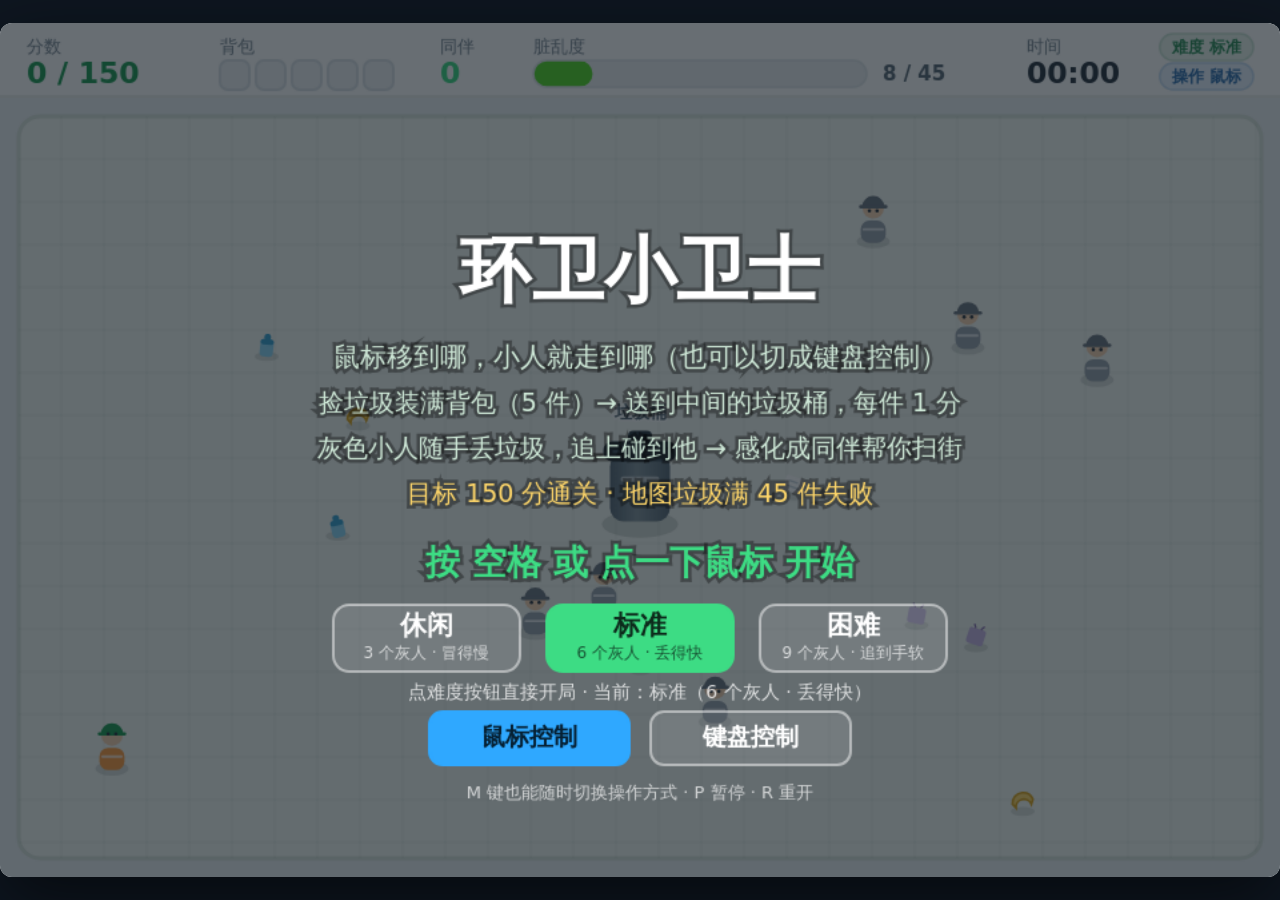
<file: index.html>
<!DOCTYPE html>
<html lang="zh-CN">
<head>
  <meta charset="utf-8" />
  <meta name="viewport" content="width=device-width, initial-scale=1" />
  <title>环卫小卫士 · Candy_Game</title>
  <link rel="stylesheet" href="style.css" />
</head>
<body>
  <canvas id="cv" width="960" height="640"></canvas>
  <script src="js/game.js"></script>
</body>
</html>
</file>
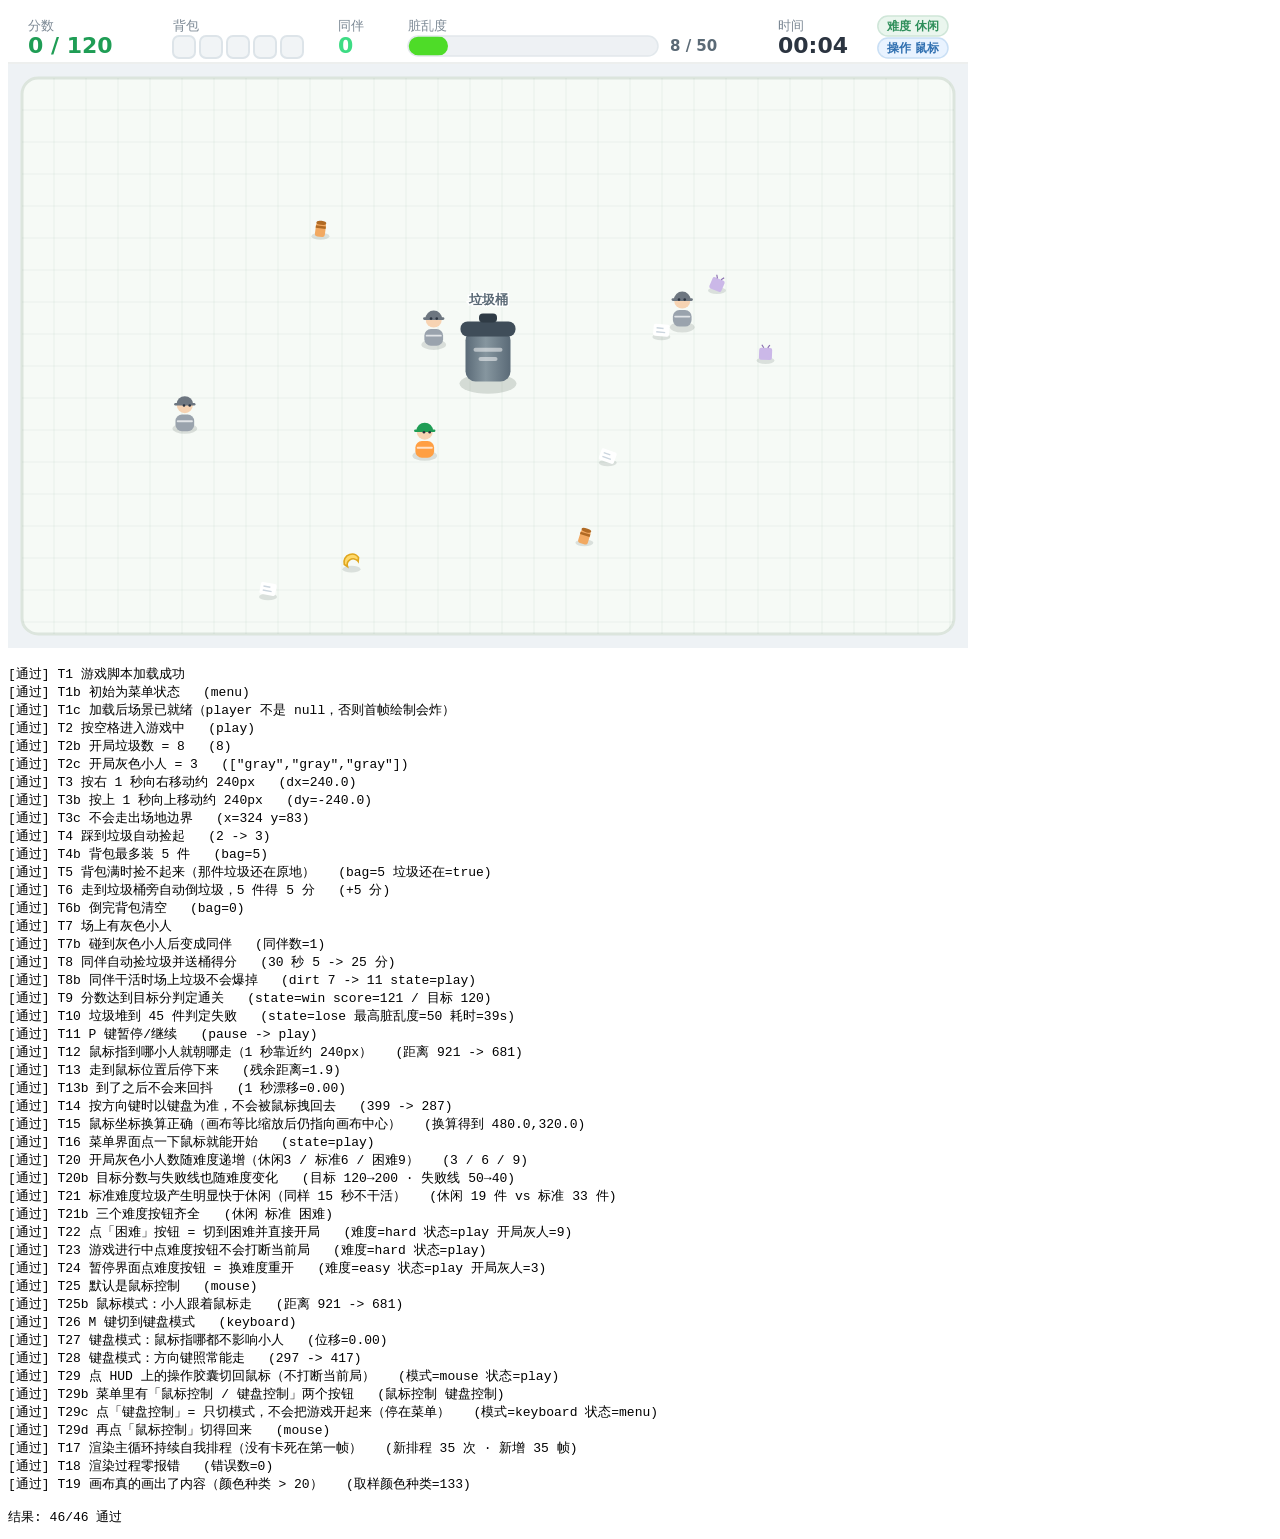
<file: test/browser-check.html>
<!DOCTYPE html>
<html lang="zh-CN">
<head>
  <meta charset="utf-8" />
  <title>环卫小卫士 · 真实浏览器自检</title>
</head>
<body>
  <canvas id="cv" width="960" height="640"></canvas>
  <script src="../js/game.js"></script>
  <script src="cases.js"></script>
</body>
</html>
</file>
<file: style.css>
html, body {
  margin: 0;
  height: 100%;
  overflow: hidden;
  background: #0e1620;
  display: flex;
  align-items: center;
  justify-content: center;
  font-family: system-ui, -apple-system, "Segoe UI", "Microsoft YaHei", sans-serif;
}

/* 画布逻辑尺寸固定 960x640，按窗口等比缩放 */
#cv {
  width: min(100vw, 150vh);
  height: auto;
  display: block;
  border-radius: 12px;
  background: #eef2f5;
  box-shadow: 0 24px 70px rgba(0, 0, 0, .55);
}
</file>
